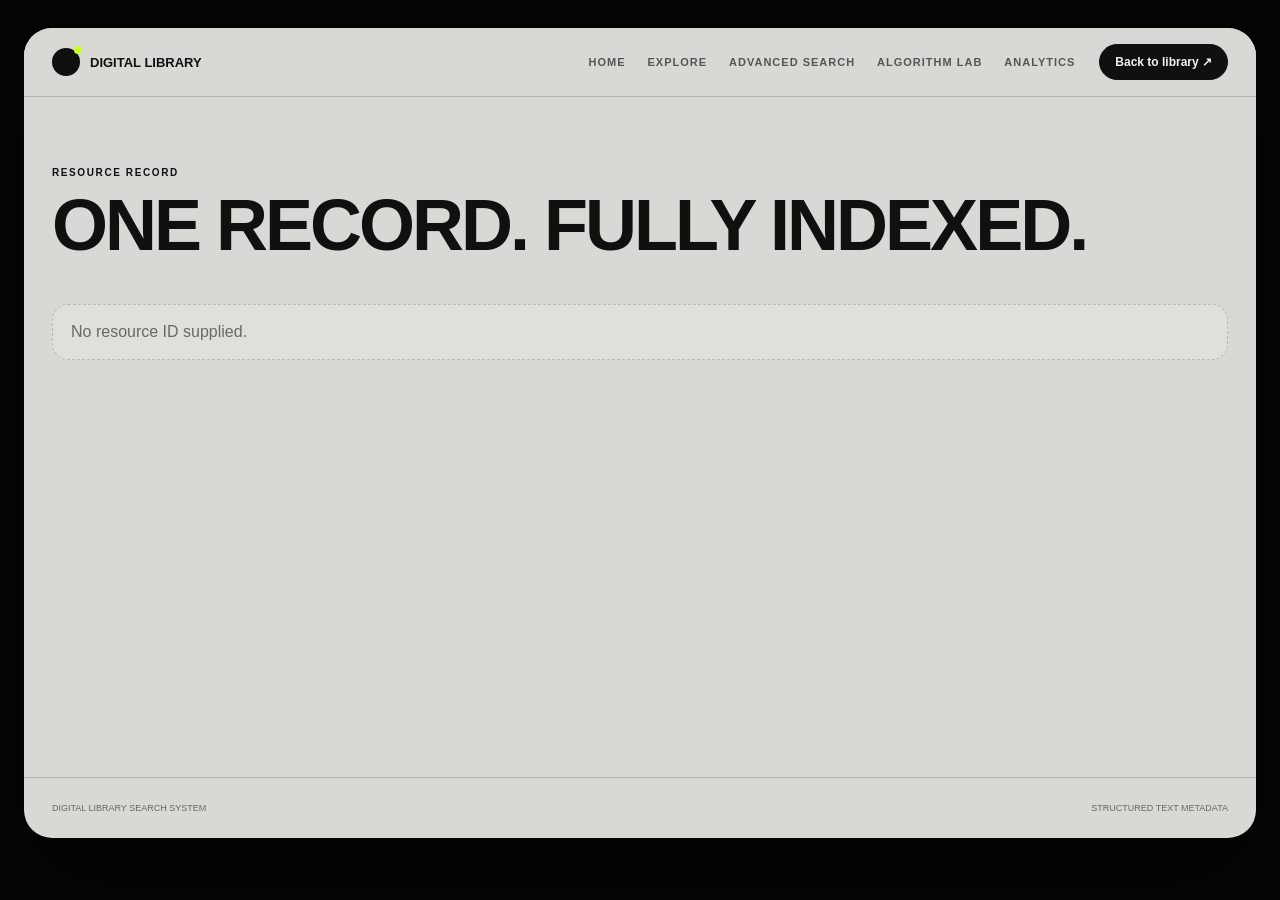
<file: Project/frontend/resource.html>
<!doctype html><html lang="en"><head><meta charset="utf-8"><meta name="viewport" content="width=device-width,initial-scale=1"><title>Resource · Digital Library</title><link rel="stylesheet" href="css/styles.css"></head>
<body class="experience-page"><div class="experience-shell"><nav class="nav"><div class="container nav-inner"><a class="brand" href="index.html"><span class="brand-mark"></span><span>Digital Library</span></a><div class="nav-links"><a href="index.html">Home</a><a href="explore.html">Explore</a><a href="search.html">Advanced Search</a><a href="algorithm-lab.html">Algorithm Lab</a><a href="analytics.html">Analytics</a></div><div class="nav-actions"><a class="btn btn-primary" href="explore.html">Back to library ↗</a></div></div></nav>
<main class="container page-main"><header class="page-head reveal"><div class="eyebrow">Resource record</div><h1>One record. Fully indexed.</h1></header><section id="detail"><div class="skeleton" style="min-height:430px"></div></section></main>
<footer class="footer"><div class="container footer-inner"><span>Digital Library Search System</span><span>Structured text metadata</span></div></footer></div><script src="js/api.js"></script><script src="js/resource.js"></script><script src="js/motion.js"></script></body></html>
</file>
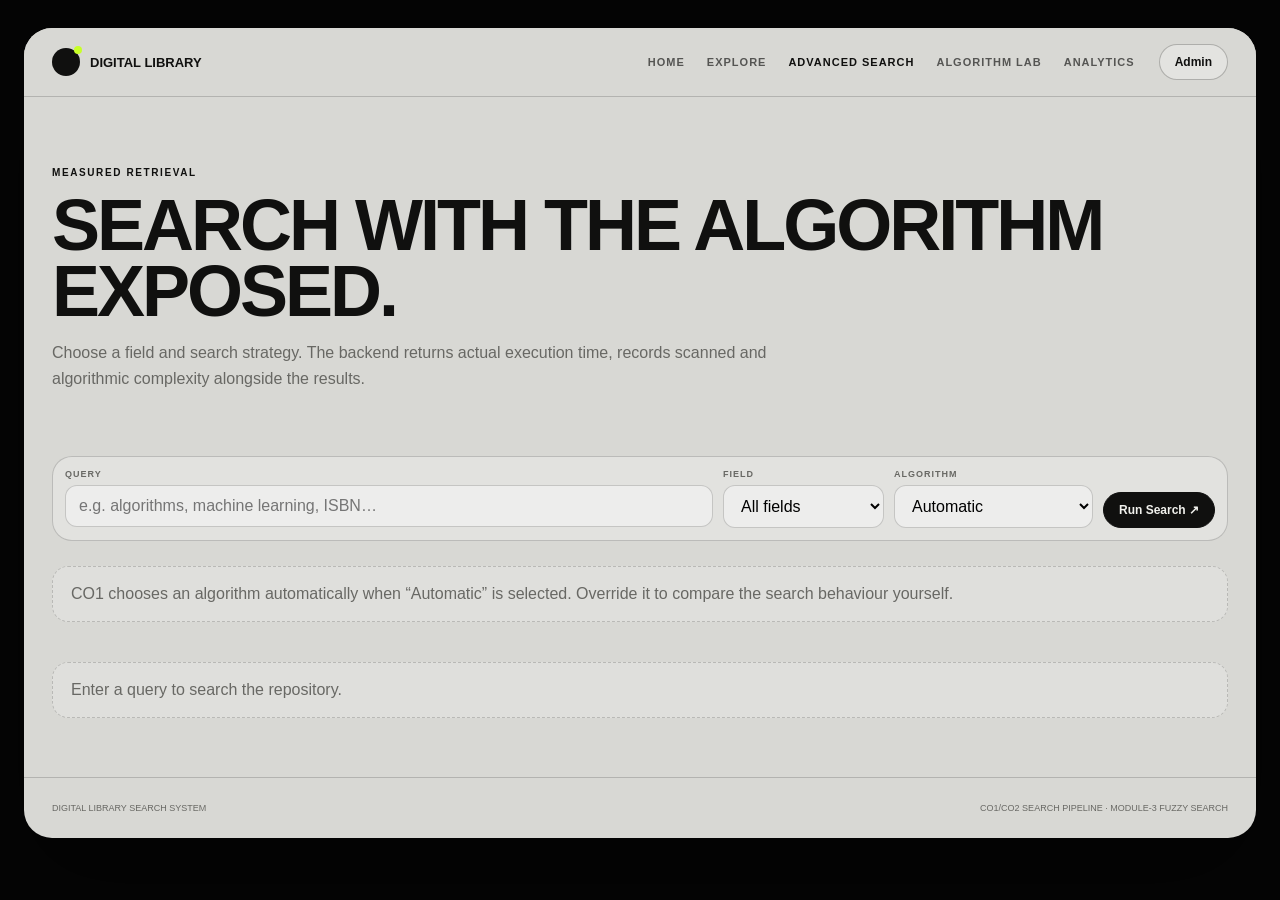
<file: Project/frontend/search.html>
<!doctype html><html lang="en"><head><meta charset="utf-8"><meta name="viewport" content="width=device-width,initial-scale=1"><title>Advanced Search · Digital Library</title><link rel="stylesheet" href="css/styles.css"></head>
<body class="experience-page"><div class="experience-shell"><nav class="nav"><div class="container nav-inner"><a class="brand" href="index.html"><span class="brand-mark"></span><span>Digital Library</span></a><div class="nav-links"><a href="index.html">Home</a><a href="explore.html">Explore</a><a href="search.html">Advanced Search</a><a href="algorithm-lab.html">Algorithm Lab</a><a href="analytics.html">Analytics</a></div><div class="nav-actions"><a class="btn" href="admin.html">Admin</a></div></div></nav>
<main class="container page-main"><header class="page-head reveal"><div class="eyebrow">Measured retrieval</div><h1>Search with the algorithm exposed.</h1><p>Choose a field and search strategy. The backend returns actual execution time, records scanned and algorithmic complexity alongside the results.</p></header>
<form class="toolbar reveal" id="searchForm"><div class="field grow"><label>Query</label><input class="input" id="q" placeholder="e.g. algorithms, machine learning, ISBN…"></div><div class="field"><label>Field</label><select id="field"><option value="all">All fields</option><option value="title">Title</option><option value="author">Author</option><option value="identifier">ISBN / Identifier</option><option value="category">Category</option><option value="subject">Subject</option><option value="keywords">Keywords</option></select></div><div class="field"><label>Algorithm</label><select id="algorithm"><option value="auto">Automatic</option><option value="kmp">KMP</option><option value="z">Z-Function</option><option value="rabin-karp">Rabin–Karp</option><option value="naive">Naive</option><option value="fuzzy">Fuzzy / Edit Distance</option><option value="hash">Hash (ID/Identifier)</option></select></div><button class="btn btn-primary" style="align-self:end" type="submit">Run Search ↗</button></form>
<div class="notice reveal">CO1 chooses an algorithm automatically when “Automatic” is selected. Override it to compare the search behaviour yourself.</div><div class="results-meta" id="metrics"></div><section class="grid grid-3" id="results"><div class="empty" style="grid-column:1/-1">Enter a query to search the repository.</div></section></main>
<footer class="footer"><div class="container footer-inner"><span>Digital Library Search System</span><span>CO1/CO2 search pipeline · Module-3 fuzzy search</span></div></footer></div><script src="js/api.js"></script><script src="js/search.js"></script><script src="js/motion.js"></script></body></html>
</file>
<file: Project/frontend/css/styles.css>
:root{--ink:#10100f;--paper:#d8d8d4;--paper-hi:#f1f1ed;--acid:#c8ff28;--muted:#686864;--line:rgba(16,16,15,.18);--max:1260px}*{box-sizing:border-box}html{scroll-behavior:smooth;background:#050505}body{margin:0;font-family:Inter,Arial,sans-serif;color:var(--ink);background:#050505;min-height:100vh}a{color:inherit;text-decoration:none}button,input,select,textarea{font:inherit}.experience-page{padding:28px 0}.experience-shell{width:min(1460px,calc(100% - 48px));margin:auto;background:var(--paper);border-radius:28px;overflow:hidden;min-height:760px;box-shadow:0 40px 100px rgba(0,0,0,.45)}.container{width:min(var(--max),calc(100% - 56px));margin:auto}.nav{border-bottom:1px solid var(--line);background:rgba(216,216,212,.92)}.nav-inner{height:68px;display:flex;align-items:center;gap:24px}.brand{display:flex;align-items:center;gap:10px;font-weight:900;text-transform:uppercase;font-size:13px}.brand-mark{width:28px;height:28px;border-radius:50%;background:var(--ink);position:relative}.brand-mark:after{content:"";position:absolute;width:8px;height:8px;border-radius:50%;background:var(--acid);right:-2px;top:-2px}.nav-links{display:flex;gap:22px;margin-left:auto}.nav-links a{font-size:11px;text-transform:uppercase;letter-spacing:1px;opacity:.65;font-weight:800}.nav-links a:hover,.nav-links a.active{opacity:1}.nav-actions{display:flex;gap:8px}.btn{border:1px solid rgba(16,16,15,.25);background:rgba(255,255,255,.28);border-radius:999px;padding:10px 15px;display:inline-flex;align-items:center;justify-content:center;gap:7px;font-size:12px;font-weight:800;cursor:pointer}.btn:hover{transform:translateY(-1px)}.btn-primary{background:var(--ink);color:var(--paper-hi);border-color:var(--ink)}.btn-danger{color:#922}.hero-stage{min-height:750px;position:relative;overflow:hidden}.hero-stage-inner{min-height:750px;padding:65px 0 45px;position:relative}.hero-heading{position:relative;z-index:4;max-width:650px}.eyebrow{font-size:10px;text-transform:uppercase;letter-spacing:1.6px;font-weight:900}.hero-heading h1,.page-head h1,.section h2{font-family:"Arial Black",Arial,sans-serif;text-transform:uppercase;letter-spacing:-3px}.hero-heading h1{font-size:clamp(46px,6vw,82px);line-height:.9;margin:18px 0}.headline-line{display:block}.headline-acid{background:linear-gradient(transparent 70%,var(--acid) 70%)}.hero-copy{max-width:520px;color:var(--muted);line-height:1.55}.hero-cta-row{display:flex;gap:8px;flex-wrap:wrap}.hero-metrics{position:absolute;right:0;top:70px;width:250px}.metric-stack{display:grid;grid-template-columns:1fr 1fr;gap:10px;margin-top:18px}.metric-chip{border-top:1px solid var(--ink);padding-top:8px}.metric-chip strong{display:block;font-size:18px}.metric-chip span{font-size:8px;text-transform:uppercase;color:var(--muted)}.knowledge-scene{position:absolute;left:58%;top:40%;width:520px;height:330px;pointer-events:none}.knowledge-object{position:absolute;left:50%;top:50%;width:320px;height:200px;transform:translate(-50%,-50%)}.book-slab{position:absolute;left:20%;right:10%;height:55px;border-radius:16px;border:1px solid #222}.b1{top:58%;background:#222}.b2{top:42%;background:#eee}.b3{top:27%;background:#aaa}.b4{top:12%;left:38%;background:#191919}.knowledge-core{position:absolute;width:105px;height:105px;border-radius:50%;background:radial-gradient(circle,#efffc0,var(--acid) 40%,#111 65%);left:45%;top:-3%;box-shadow:0 0 40px rgba(200,255,40,.5)}.orbit{position:absolute;border:2px solid var(--acid);border-radius:50%;left:10%;right:5%;top:20%;height:180px;transform:rotate(10deg)}.o2{transform:rotate(55deg);opacity:.6}.o3{transform:rotate(-45deg);opacity:.35}.floating-tag{position:absolute;padding:6px 9px;border:1px solid var(--line);border-radius:10px;background:rgba(240,240,235,.85);font-size:9px;font-weight:800}.t1{left:0}.t2{right:0;top:45%}.t3{left:15%;bottom:0}.glass-rail{position:absolute;left:50%;bottom:105px;transform:translateX(-50%);width:min(1100px,calc(100% - 40px));display:flex;gap:10px;padding:12px;border:1px solid rgba(255,255,255,.7);border-radius:22px;background:rgba(245,245,240,.72);backdrop-filter:blur(18px)}.glass-rail input{flex:1;border:0;background:transparent;padding:12px;outline:0}.cinematic-stats{position:absolute;left:0;right:0;bottom:25px;display:grid;grid-template-columns:repeat(4,1fr);gap:8px}.stat{border-top:1px solid var(--line);padding:10px}.stat strong{display:block;font-size:19px}.stat span{font-size:8px;text-transform:uppercase;color:var(--muted)}.section{padding:65px 0}.alt-section{background:rgba(255,255,255,.15)}.section-head{display:flex;justify-content:space-between;align-items:end;gap:20px}.section-head h2{font-size:clamp(32px,4vw,55px);line-height:.95;margin:10px 0}.section-sub{color:var(--muted);max-width:700px}.grid{display:grid;gap:14px}.grid-3{grid-template-columns:repeat(3,1fr)}.grid-4{grid-template-columns:repeat(4,1fr)}.card{border:1px solid var(--line);border-radius:22px;padding:22px;background:rgba(255,255,255,.24)}.resource-card{min-height:210px;display:flex;flex-direction:column}.resource-card h3{font-size:21px;margin:16px 0 8px}.resource-card .author{color:var(--muted)}.resource-card .meta{margin-top:auto;display:flex;justify-content:space-between;align-items:center;gap:8px}.co-number{font:bold 46px Arial}.co-card p{color:var(--muted);font-size:12px;line-height:1.5}.page-main{min-height:680px}.page-head{padding:70px 0 32px}.page-head h1{font-size:clamp(40px,6vw,72px);line-height:.92;margin:14px 0}.page-head p{max-width:720px;color:var(--muted);line-height:1.6}.toolbar{display:flex;flex-wrap:wrap;gap:10px;margin:16px 0 25px;padding:12px;border:1px solid var(--line);border-radius:20px;background:rgba(255,255,255,.25)}.field{display:flex;flex-direction:column;gap:6px;min-width:150px}.field.grow{flex:1;min-width:260px}.field label{font-size:9px;text-transform:uppercase;letter-spacing:1px;font-weight:900;color:var(--muted)}.input,select,textarea{width:100%;border:1px solid var(--line);background:rgba(255,255,255,.4);border-radius:12px;padding:11px 13px;outline:0}.input:focus,select:focus{border-color:#111;box-shadow:0 0 0 3px rgba(200,255,40,.35)}.results-meta{display:flex;gap:8px;flex-wrap:wrap;margin:16px 0 24px}.metric{border:1px solid var(--line);border-radius:14px;padding:10px 13px;background:rgba(255,255,255,.3);min-width:112px}.metric b{display:block;font-size:15px}.metric span{font-size:8px;text-transform:uppercase;color:var(--muted)}.pill{font-size:9px;text-transform:uppercase;border:1px solid var(--line);padding:7px 10px;border-radius:999px}.pill.gold{background:var(--acid)}.notice,.empty{border:1px dashed var(--line);border-radius:16px;padding:18px;color:var(--muted);background:rgba(255,255,255,.2)}.pagination{display:flex;justify-content:center;gap:10px;margin:35px 0}.detail-layout{display:grid;grid-template-columns:.7fr 1.3fr;gap:16px;padding-bottom:60px}.cover{min-height:430px;border-radius:24px;background:#20201e;color:white;padding:30px;display:flex;flex-direction:column;justify-content:flex-end;position:relative}.cover .mark{position:absolute;right:25px;bottom:20px;font:bold 90px Arial;color:rgba(255,255,255,.08)}.detail-list{display:grid;grid-template-columns:1fr 1fr;gap:0 18px}.detail-item{border-top:1px solid var(--line);padding:12px 0}.detail-item span{font-size:8px;text-transform:uppercase;color:var(--muted)}.detail-item b{display:block;margin-top:6px}.lab-layout{display:grid;grid-template-columns:250px 1fr;gap:16px;padding-bottom:60px}.lab-menu{display:grid;gap:7px;align-self:start}.lab-menu .active{background:#111;color:white}.lab-summary{display:grid;grid-template-columns:repeat(3,1fr);gap:8px;margin:16px 0}.json-view{background:#111;color:#ddd;border-radius:16px;padding:18px;white-space:pre-wrap;overflow:auto;font:12px/1.5 Consolas,monospace}.admin-grid{display:grid;grid-template-columns:420px 1fr;gap:16px;padding-bottom:60px}.form-grid{display:grid;grid-template-columns:1fr 1fr;gap:10px}.wide{grid-column:1/-1}.table-wrap{overflow:auto;border:1px solid var(--line);border-radius:14px}table{width:100%;border-collapse:collapse}th,td{padding:11px;border-bottom:1px solid var(--line);font-size:11px}.bar-list{display:grid;gap:14px}.bar-row{display:grid;grid-template-columns:140px 1fr 110px;gap:10px;align-items:center}.bar-track{height:9px;background:rgba(0,0,0,.12);border-radius:10px;overflow:hidden}.bar-fill{height:100%;background:#111;position:relative}.bar-fill:after{content:"";position:absolute;right:0;width:10px;height:100%;background:var(--acid)}.footer{border-top:1px solid var(--line);padding:25px 0}.footer-inner{display:flex;justify-content:space-between;color:var(--muted);font-size:9px;text-transform:uppercase}.toast{position:fixed;right:25px;bottom:25px;background:#111;color:white;padding:12px 16px;border-radius:12px;display:none;z-index:100}.toast.show{display:block}.skeleton{min-height:130px;border-radius:18px;background:linear-gradient(90deg,#ccc,#eee,#ccc);background-size:200%;animation:shimmer 1.2s infinite}.fade-in,.reveal{opacity:0;transform:translateY(12px);transition:.5s}.fade-in.is-visible,.reveal.is-visible{opacity:1;transform:none}@keyframes shimmer{to{background-position:-200%}}@media(max-width:1000px){.nav-links{display:none}.grid-4,.grid-3{grid-template-columns:repeat(2,1fr)}.detail-layout,.admin-grid,.lab-layout{grid-template-columns:1fr}.hero-metrics{display:none}.knowledge-scene{opacity:.45}.lab-menu{grid-template-columns:repeat(3,1fr)}}@media(max-width:700px){.experience-shell{width:calc(100% - 16px)}.container{width:calc(100% - 28px)}.grid-4,.grid-3{grid-template-columns:1fr}.hero-heading h1{font-size:44px}.knowledge-scene{display:none}.glass-rail{bottom:125px;flex-wrap:wrap}.glass-rail .btn{width:100%}.cinematic-stats{grid-template-columns:repeat(2,1fr)}.toolbar{display:grid}.lab-menu{grid-template-columns:1fr 1fr}.lab-summary,.detail-list,.form-grid{grid-template-columns:1fr}.footer-inner{flex-direction:column;gap:8px}}@media(prefers-reduced-motion:reduce){html{scroll-behavior:auto}*,*:before,*:after{animation:none!important;transition:none!important}.fade-in,.reveal{opacity:1;transform:none}}
</file>
